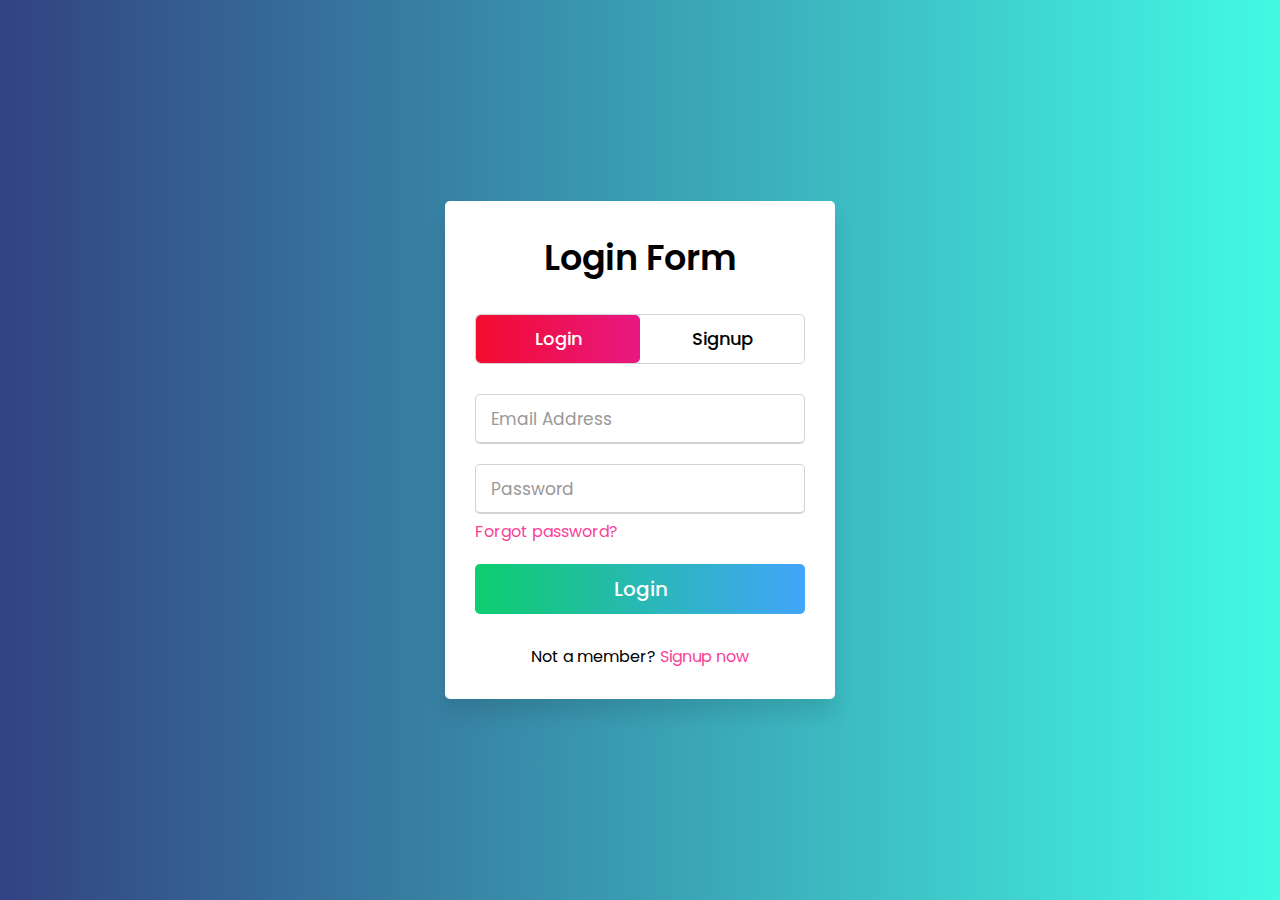
<file: login.html>
<!DOCTYPE html>
<html lang="en" dir="ltr">
   <head>
      <meta charset="utf-8">
      <title>Login and Registration Form</title>
      <link rel="stylesheet" href="style.css">
      <meta name="viewport" content="width=device-width, initial-scale=1.0">
   </head>
   <body>
      <div class="wrapper">
         <div class="title-text">
            <div class="title login">
               Login Form
            </div>
            <div class="title signup">
               Signup Form
            </div>
         </div>
         <div class="form-container">
            <div class="slide-controls">
               <input type="radio" name="slide" id="login" checked>
               <input type="radio" name="slide" id="signup">
               <label for="login" class="slide login">Login</label>
               <label for="signup" class="slide signup">Signup</label>
               <div class="slider-tab"></div>
            </div>
            <div class="form-inner">
               <form action="#" class="login">
                  <div class="field">
                     <input type="text" placeholder="Email Address" required>
                  </div>
                  <div class="field">
                     <input type="password" placeholder="Password" required>
                  </div>
                  <div class="pass-link">
                     <a href="#">Forgot password?</a>
                  </div>
                  <div class="field btn">
                     <div class="btn-layer"></div>
                     <input type="submit" value="Login">
                  </div>
                  <div class="signup-link">
                     Not a member? <a href="">Signup now</a>
                  </div>
               </form>
               <form action="#" class="signup">
                  <div class="field">
                     <input type="text" placeholder="Email Address" required>
                  </div>
                  <div class="field">
                     <input type="password" placeholder="Password" required>
                  </div>
                  <div class="field">
                     <input type="password" placeholder="Confirm password" required>
                  </div>
                  <div class="field btn">
                     <div class="btn-layer"></div>
                     <input type="submit" value="Signup">
                  </div>
               </form>
            </div>
         </div>
      </div>
      <script>
         const loginText = document.querySelector(".title-text .login");
         const loginForm = document.querySelector("form.login");
         const loginBtn = document.querySelector("label.login");
         const signupBtn = document.querySelector("label.signup");
         const signupLink = document.querySelector("form .signup-link a");
         signupBtn.onclick = (()=>{
           loginForm.style.marginLeft = "-50%";
           loginText.style.marginLeft = "-50%";
         });
         loginBtn.onclick = (()=>{
           loginForm.style.marginLeft = "0%";
           loginText.style.marginLeft = "0%";
         });
         signupLink.onclick = (()=>{
           signupBtn.click();
           return false;
         });
      </script>
   </body>
</html>
</file>
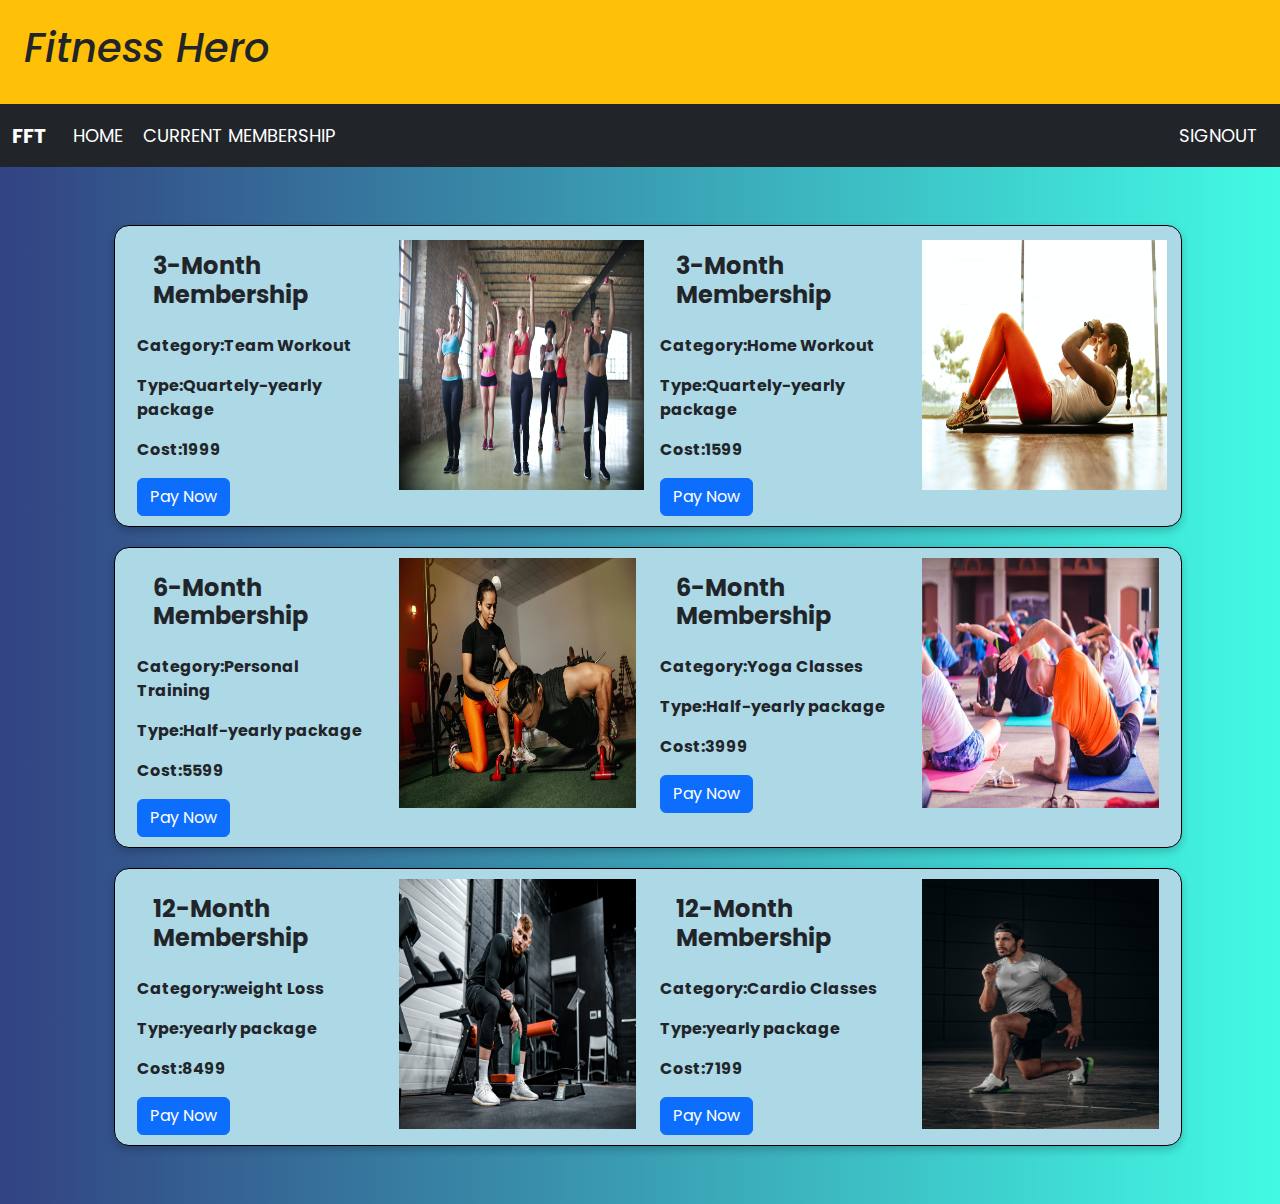
<file: membership.html>
<!DOCTYPE >
<html>
    <head>
        <title>Membership Plans</title>
        <link rel="stylesheet" href="style.css">
        <meta charset="utf-8">
        <meta name="viewport" content="width=device-width, initial-scale=1">
        <link href="https://cdn.jsdelivr.net/npm/bootstrap@5.1.3/dist/css/bootstrap.min.css" rel="stylesheet">
        <script src="https://cdn.jsdelivr.net/npm/bootstrap@5.1.3/dist/js/bootstrap.bundle.min.js"></script>
        
    </head>
    <body>
        <div class="p-4 bg-warning" style="width: 100%;">
            <h1 ><i>Fitness Hero</i></h1>  
        </div>

    



        <nav class="navbar sticky-top navbar-expand-lg navbar-dark bg-dark" style="width: 100%;">
            <div class="container-fluid">
                 <div class="navbar-brand"><b>FFT</b></div>
                <button type="button" class="navbar-toggler" data-bs-toggle="collapse" data-bs-target="#navbarCollapse">
                    <span class="navbar-toggler-icon"></span>
                </button>
                <div class="collapse navbar-collapse" id="navbarCollapse">
                    <div class="navbar-nav">
                        <a href="index.html" class="a">HOME</a>

                        <a href="#" class="a">Current Membership</a>

                    </div>
                    <div class="navbar-nav ms-auto">
                        <a href="login.html" class="a">Signout</a>
                    </div>
                </div>
            </div>
        </nav>   












        <div class="container p-5">
            <div class="row">
                <div class="card" id="memberborder">
                    <div class="container">
                        <div class="row">
                            <div class="col">
                                <div class="row p-3"><h4><b>3-Month Membership</b></h4></div>
                                <div class="row"><p><b>Category:Team Workout</b></p></div>
                                <div class="row"><p><b>Type:Quartely-yearly package</b></p></div>
                                <div class="row"><p><b>Cost:1999</b></p></div>
                                <a href="payment.html"><button" class="btn btn-primary">Pay Now</button></a>
                            </div>
                            <div class="col p-1"><img src="images/pic7.jpg" alt="Avatar" style="width:100%" , height="250px"></div>
                            <div class="col">
                                <div class="row p-3"><h4><b>3-Month Membership</b></h4></div>
                                <div class="row"><p><b>Category:Home Workout</b></p></div>
                                <div class="row"><p><b>Type:Quartely-yearly package</b></p></div>
                                <div class="row"><p><b>Cost:1599</b></p></div>
                                <a href="payment.html"><button type="button" class="btn btn-primary">Pay Now</button></a>
                            </div>
                            <div class="col p-1"><img src="images/pic9.jpg" alt="Avatar" style="width:100%" , height="250px"></div>
                        </div>
                    </div>
                </div>
                <div class="card" id="memberborder">
                    <div class="container" >
                        <div class="row">
                            <div class="col">
                                <div class="row p-3"><h4><b>6-Month Membership</b></h4></div>
                                <div class="row"><p><b>Category:Personal Training</b></p></div>
                                <div class="row"><p><b>Type:Half-yearly package</b></p></div>
                                <div class="row"><p><b>Cost:5599</b></p></div>
                                <a href="payment.html"><button type="button" class="btn btn-primary">Pay Now</button></a>
                            </div>
                            <div class="col"><img src="images/pic8.jpg" alt="Avatar" style="width:100%", height="250px"></div>
                            <div class="col">
                                <div class="row p-3"><h4><b>6-Month Membership</b></h4></div>
                                <div class="row"><p><b>Category:Yoga Classes</b></p></div>
                                <div class="row"><p><b>Type:Half-yearly package</b></p></div>
                                <div class="row"><p><b>Cost:3999</b></p></div>
                                <a href="payment.html"><button type="button" class="btn btn-primary">Pay Now</button></a>
                            </div>
                            <div class="col"><img src="images/pic3.jpg" alt="Avatar" style="width:100%", height="250px"></div>
                        </div>
                    </div>
                </div>
                <div class="card" id="memberborder">
                    <div class="container">
                        <div class="row">
                            <div class="col">
                                <div class="row p-3"><h4><b>12-Month Membership</b></h4></div>
                                <div class="row"><p><b>Category:weight Loss</b></p></div>
                                <div class="row"><p><b>Type:yearly package</b></p></div>
                                <div class="row"><p><b>Cost:8499</b></p></div>
                                <a href="payment.html"><button type="button" class="btn btn-primary">Pay Now</button></a>
                            </div>
                            <div class="col"><img src="images/pic6.jpg" alt="Avatar" style="width:100%", height="250px" ></div>
                            <div class="col">
                                <div class="row p-3"><h4><b>12-Month Membership</b></h4></div>
                                <div class="row"><p><b>Category:Cardio Classes</b></p></div>
                                <div class="row"><p><b>Type:yearly package</b></p></div>
                                <div class="row"><p><b>Cost:7199</b></p></div>
                                <a href="payment.html"><button type="button" class="btn btn-primary">Pay Now</button></a>
                            </div>
                            <div class="col"><img src="images/pic4.jpg" alt="Avatar" style="width:100%", height="250px"></div>
                        </div>
                    </div>
                </div>
            </div>
        </div>
    </body>
</file>
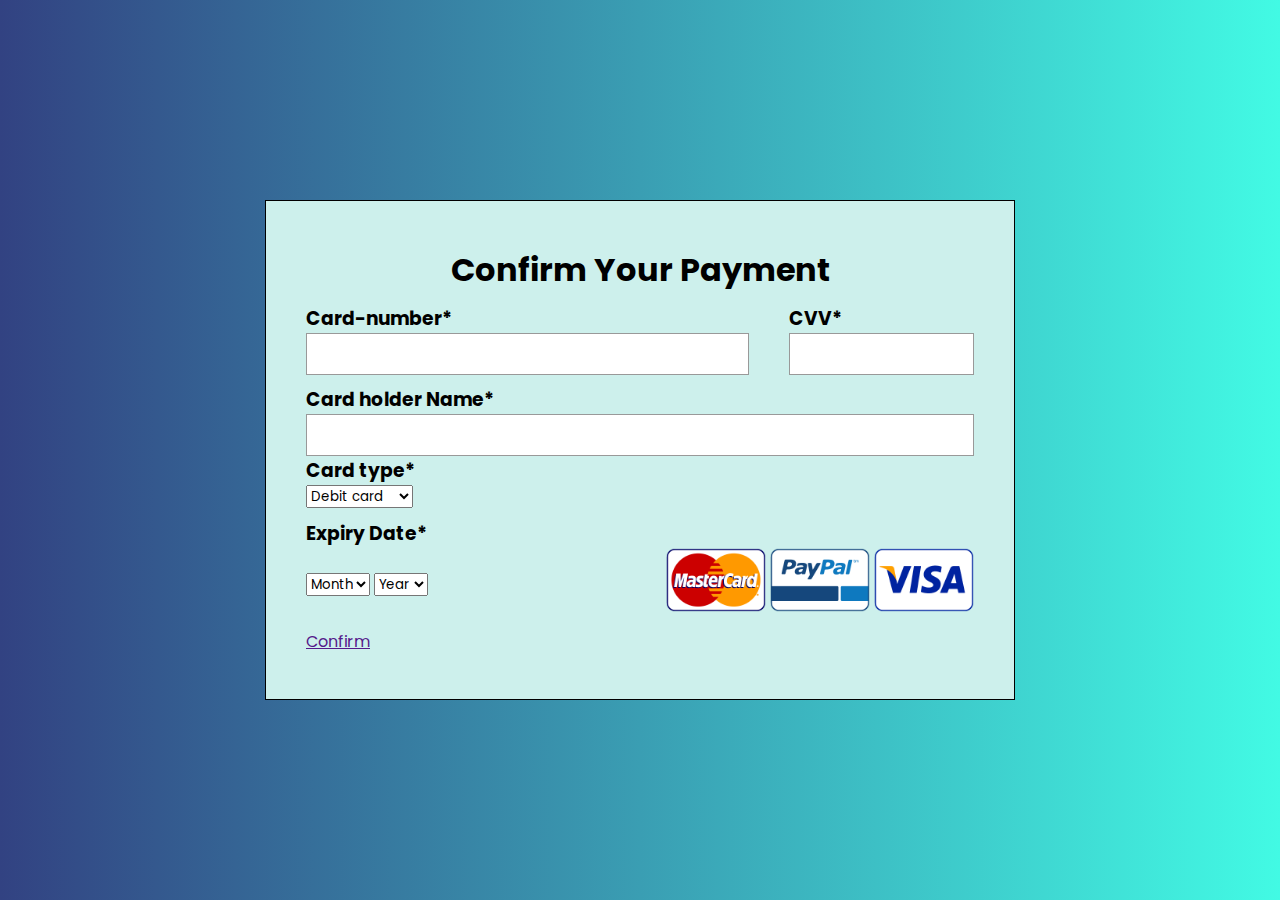
<file: payment.html>
<!DOCTYPE html>
<html lang="en">
<head>
    <meta charset="UTF-8">
    <title>Payment Form</title>
    <link rel="stylesheet" href="style.css">
    <link rel="preconnect" href="https://fonts.gstatic.com">
<link href="https://fonts.googleapis.com/css2?family=Poppins:wght@400;500;600;700&display=swap" rel="stylesheet">
</head>
<body>
    <div class="container" id="payment">
        <h1>Confirm Your Payment</h1>
        <div class="first-row">
            <div class="details">
                <h3>Card-number*</h3>
                <div class="input-field">
                    <input type="text">
                </div>
            </div>
            <div  >
                <h3>CVV*</h3>
                <div class="input-field">
                    <input type="password">
                </div>
            </div>
        </div>
        <div class="row">
            <div class="details">
                <h3>Card holder Name*</h3>
                <div class="input-field">
                    <input type="text">
                </div>
            </div>
            <div class="col">
                <h3>Card type*</h3>
                <div class="selection">
                    <select name="months" id="months">
                        <option value="mon">Debit card</option>
                        <option value="Jan">Credit Card</option>
                        <option value="Feb">Master Card</option>
                        <option value="Mar">Visa</option>
                        <option value="Apr">PayPal</option>
                    </select>
                </div>
            </div>
            
        </div>
        <div class="third-row">
            <h3>Expiry Date*</h3>
            <div class="selection">
                <div class="date">
                    <select name="months" id="months">
                        <option value="month">Month</option>
                        <option value="Jan">Jan</option>
                        <option value="Feb">Feb</option>
                        <option value="Mar">Mar</option>
                        <option value="Apr">Apr</option>
                        <option value="May">May</option>
                        <option value="Jun">Jun</option>
                        <option value="Jul">Jul</option>
                        <option value="Aug">Aug</option>
                        <option value="Sep">Sep</option>
                        <option value="Oct">Oct</option>
                        <option value="Nov">Nov</option>
                        <option value="Dec">Dec</option>
                      </select>
                      <select name="years" id="years">
                        <option value="year">Year</option>
                        <option value="2021">2022</option>
                        <option value="2020">2021</option>
                        <option value="2019">2020</option>
                        <option value="2018">2019</option>
                        <option value="2017">2018</option>
                        <option value="2016">2017</option>
                      </select>
                </div>
                <div class="cards">
                    <img src="images/p1.png" alt="">
                    <img src="images/p2.png" alt="">
                    <img src="images/p3.png" alt="">
                </div>
            </div>    
        </div>
        <div class="forth-row">
            <a href="">Confirm</a>
        </div>
    </div>
</body>
</html>
</file>
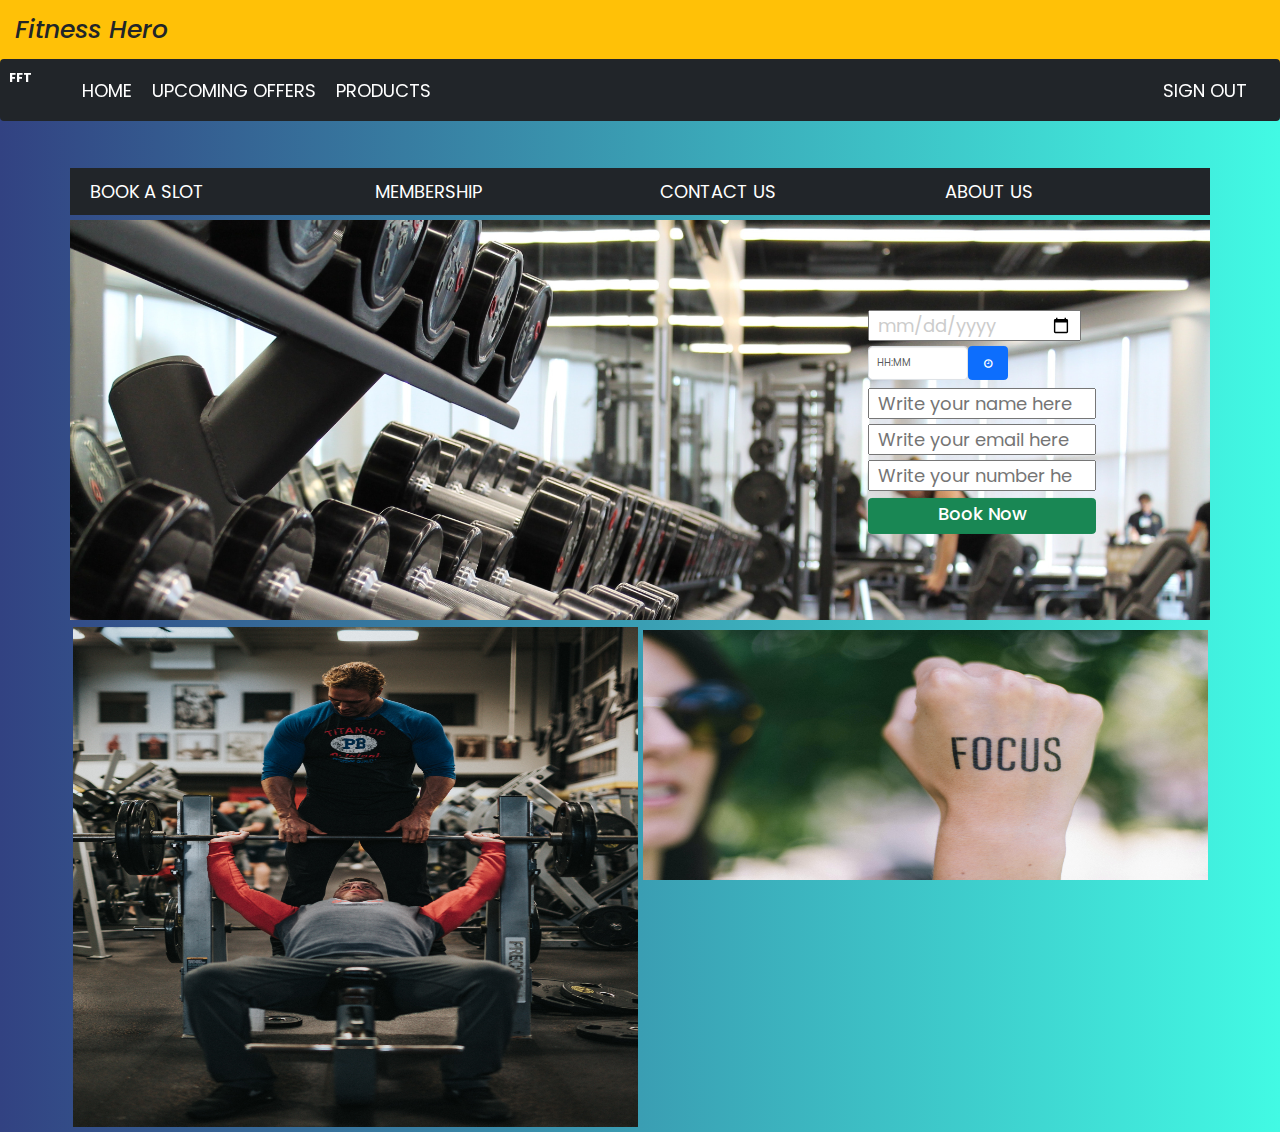
<file: register.html>
<!DOCTYPE >
<html>
    <head>
        <title>Gym Management System</title>
        <link rel="stylesheet" href="style.css">
        <meta charset="utf-8">
        <meta name="viewport" content="width=device-width, initial-scale=1">
        <script type="text/javascript" src="https://ajax.googleapis.com/ajax/libs/jquery/1.11.1/jquery.min.js"></script>
        <link rel="stylesheet" href="https://maxcdn.bootstrapcdn.com/bootstrap/3.3.7/css/bootstrap.min.css">
        <link rel="stylesheet" href="https://cdnjs.cloudflare.com/ajax/libs/font-awesome/4.7.0/css/font-awesome.min.css">
        <link rel="stylesheet" href="time/tpicker.css">
        <script type="text/javascript" src="time/tpicker.js"></script>
        <link href="https://cdn.jsdelivr.net/npm/bootstrap@5.1.3/dist/css/bootstrap.min.css" rel="stylesheet">
        <script src="https://cdn.jsdelivr.net/npm/bootstrap@5.1.3/dist/js/bootstrap.bundle.min.js"></script>
        
    </head>

    
    <body>
        <div class="p-4 bg-warning" style="width: 100%;">
            <h1><i>Fitness Hero</i></h1>  
        </div>
        <nav class="navbar sticky-top navbar-expand-lg navbar-dark bg-dark" style="width: 100%;">
            <div class="container-fluid">
                 <div class="navbar-brand"><b>FFT</b></div>
                <button type="button" class="navbar-toggler" data-bs-toggle="collapse" data-bs-target="#navbarCollapse">
                    <span class="navbar-toggler-icon"></span>
                </button>
                <div class="collapse navbar-collapse" id="navbarCollapse">
                    <div class="navbar-nav">
                        <a href="index.html" class="a">HOME</a>
                        <a href="#" class="a">Upcoming Offers</a>
                        <a href="#" class="a">Products</a>
                    </div>
                    <div class="navbar-nav ms-auto">
                        <a href="login.html" class="a">Sign out</a>
                    </div>
                </div>
            </div>
        </nav>   


        

        <div class="container main mt-5">
            <div class="row py-1">
                <div class="col p-3 bg-dark text-white"><a href="register.html" class="a">Book A slot</a></div>
                <div class="col p-3 bg-dark text-white"><a href="membership.html" class="a">MEMBERSHIP</a></div>
                <div class="col p-3 bg-dark text-white"><a href="contactform.html" class="a">CONTACT US</a></div>
                <div class="col p-3 bg-dark text-white"><a href="index.html" class="a">ABOUT US</a></div>       
            </div>
            <div class = "row py-1">
                <div class="hero-image">
                    <div class="hero-text">
                        <div class = "container">
                            <div class = "row py-1">
                                <div class = "row py-2"> 
                                    <input type="date" name="date" id="date" placeholder="date" required>
                                </div>
                                <input id="timepkr" style="width:100px;float:left;" class="form-control" placeholder="HH:MM" />
                                <button type="button" class="btn btn-primary" onclick="showpickers('timepkr',24)" style="width:40px;float:left;"><i class="fa fa-clock-o"></i></button>                         
                                <div class="timepicker"></div>               
                            </div>
                            <div class = "col py-1">
                                <div class = "row py-1">
                                    <input type="text" name="name" id="name" placeholder="Write your name here " required>
                                </div>
                                <div class = "row py-1"> 
                                    <input type="email" name="name" id="name" placeholder="Write your email here" required> 
                                </div>
                                <div class = "row py-1">
                                    <input type="number" name="number" id="number" placeholder="Write your number here" required>
                                </div>
                            </div>
                            <div class = "row py-1"><button type="button" class="btn btn-success"><h3 style="font-size: large;">Book Now</h3></button></div>
                        </div>
                    </div>
                </div>
            </div>
            <div class = "row py-1">
            <div class="col p-1"><img src="images/pic10.jpg" alt="Avatar" style="width:100%" , height="500px"></div>
            <div class="col p-1">
                <div class = "row py-1"><img src="images/pic11.jpg" alt="Avatar" style="width:100%" , height="250px"></div>
            </div>
        </div>
    </body>
</html>
</file>
<file: style.css>
@import url('https://fonts.googleapis.com/css?family=Poppins:400,500,600,700&display=swap');
*{
  margin: 0;
  padding: 0;
  box-sizing: border-box;
  font-family: 'Poppins', sans-serif;
}
html,body{
  display: grid;
  height: 100%;
  width: 100%;
  place-items: center;
  background: -webkit-linear-gradient(left, #324282, #42fae4);
}
::selection{
  background: #fa4299;
  color: #fff;
}
.wrapper{
  overflow: hidden;
  max-width: 390px;
  background: #fff;
  padding: 30px;
  border-radius: 5px;
  box-shadow: 0px 15px 20px rgba(0,0,0,0.1);
}
.wrapper .title-text{
  display: flex;
  width: 200%;
}
.wrapper .title{
  width: 50%;
  font-size: 35px;
  font-weight: 600;
  text-align: center;
  transition: all 0.6s cubic-bezier(0.68,-0.55,0.265,1.55);
}
.wrapper .slide-controls{
  position: relative;
  display: flex;
  height: 50px;
  width: 100%;
  overflow: hidden;
  margin: 30px 0 10px 0;
  justify-content: space-between;
  border: 1px solid lightgrey;
  border-radius: 5px;
}
.slide-controls .slide{
  height: 100%;
  width: 100%;
  color: #fff;
  font-size: 18px;
  font-weight: 500;
  text-align: center;
  line-height: 48px;
  cursor: pointer;
  z-index: 1;
  transition: all 0.6s ease;
}
.slide-controls label.signup{
  color: #000;
}
.slide-controls .slider-tab{
  position: absolute;
  height: 100%;
  width: 50%;
  left: 0;
  z-index: 0;
  border-radius: 5px;
  background: -webkit-linear-gradient(left, #f30c2f, #e71883);
  transition: all 0.6s cubic-bezier(0.68,-0.55,0.265,1.55);
}
input[type="radio"]{
  display: none;
}
#signup:checked ~ .slider-tab{
  left: 50%;
}
#signup:checked ~ label.signup{
  color: #fff;
  cursor: default;
  user-select: none;
}
#signup:checked ~ label.login{
  color: #000;
}
#login:checked ~ label.signup{
  color: #000;
}
#login:checked ~ label.login{
  cursor: default;
  user-select: none;
}
.wrapper .form-container{
  width: 100%;
  overflow: hidden;
}
.form-container .form-inner{
  display: flex;
  width: 200%;
}
.form-container .form-inner form{
  width: 50%;
  transition: all 0.6s cubic-bezier(0.68,-0.55,0.265,1.55);
}
.form-inner form .field{
  height: 50px;
  width: 100%;
  margin-top: 20px;
}
.form-inner form .field input{
  height: 100%;
  width: 100%;
  outline: none;
  padding-left: 15px;
  border-radius: 5px;
  border: 1px solid lightgrey;
  border-bottom-width: 2px;
  font-size: 17px;
  transition: all 0.3s ease;
}
.form-inner form .field input:focus{
  border-color: #fc83bb;
}
.form-inner form .field input::placeholder{
  color: #999;
  transition: all 0.3s ease;
}
form .field input:focus::placeholder{
  color: #b3b3b3;
}
.form-inner form .pass-link{
  margin-top: 5px;
}
.form-inner form .signup-link{
  text-align: center;
  margin-top: 30px;
}
.form-inner form .pass-link a,
.form-inner form .signup-link a{
  color: #fa4299;
  text-decoration: none;
}
.form-inner form .pass-link a:hover,
.form-inner form .signup-link a:hover{
  text-decoration: underline;
}
form .btn{
  height: 50px;
  width: 100%;
  border-radius: 5px;
  position: relative;
  overflow: hidden;
}
form .btn .btn-layer{
  height: 100%;
  width: 300%;
  position: absolute;
  left: -100%;
  background: -webkit-linear-gradient(right, #7f4288, #42a4fa, #0ecd6e, #fa4299);
  border-radius: 5px;
  transition: all 0.4s ease;;
}
form .btn:hover .btn-layer{
  left: 0;
}
form .btn input[type="submit"]{
  height: 100%;
  width: 100%;
  z-index: 1;
  position: relative;
  background: none;
  border: none;
  color: #fff;
  padding-left: 0;
  border-radius: 5px;
  font-size: 20px;
  font-weight: 500;
  cursor: pointer;
}
.hero-image {
    background-image: url("images/pic1.jpg");
    background-color: #cccccc;
    height: 400px;
    width: 100%;
    position: center;
    background-repeat: no-repeat;
    background-size: cover;
    position: relative;
  }
  .hero-text {
    text-align:right;
    position: absolute;
    font-size:large ;
    top: 50%;
    left: 80%;
    transform: translate(-50%, -50%);
    color: #cccccc;
  }
  .yoga1 {
    background-image: url("images/pic2.jpg");
    background-color: #cccccc;
    height: 400px;
    width: 100%;
    background-repeat: no-repeat;
    background-size: cover;
    position: relative;
  }
  .yoga2 {
    background-image: url("images/pic5.jpg");
    background-color: #cccccc;
    height: 400px;
    width: 100%;
    background-repeat: no-repeat;
    background-size: cover;
    position: relative;
  }
  .card {
    box-shadow: 0 4px 8px 0 rgba(0,0,0,0.2);
    transition: 0.3s;
    width: 40%;
    border-radius: 5px;
  }
  
  .card:hover {
    box-shadow: 0 8px 16px 0 rgba(0,0,0,0.2);
  }

  #memberborder {
    padding: 10px;
    border-radius: 15px;
    width: 100%;
    border: 1px solid black;
    margin-top: 10px;
    margin-bottom: 10px;
    margin-right: 250px;
    margin-left: 8px;
    background-color: lightblue;
  }





  

#payment {
    width: 750px;
    height: 500px;
    border: 1px solid;
    background-color: rgb(205, 240, 236);
    display: flex;
    flex-direction: column;
    padding: 40px;
    justify-content:space-around;
}

#payment h1{
    text-align: center;
}

.first-row{
     display: flex;
}

.details{
    width: 100%;
    margin-right: 40px;
}


.input-field{
    border: 1px solid #999;
}

.input-field input{
    width: 100%;
    border:none;
    outline: none;
    padding: 10px;
}

.selection{
    display: flex;
    justify-content: space-between;
    align-items: center;
}

.selection select{
    padding: 10px /20px;
}

.a{
    color: white;
    text-align: center;
    text-transform: uppercase;
    text-decoration: none;
    padding: 10px;
    font-size: 18px;
    transition: 0.5s;
}

a:hover{
    background-color: rgb(230, 242, 255);
}

.cards img{
    width: 100px;
}
</file>
<file: time/tpicker.css>
.tpicker{
    width: 200px;
    height: auto;
    position: absolute;
    background-color: white;
    border-radius: 3px;
    box-shadow: 0px 2px 3px black;
    float: left;
    display: none;
    padding: 15px;
  }
  .pk1{
    float: left;
    width: 90%;
    margin: 0 5%;
  }
  .hr{
    text-align: center;
    width: 30%;
    float: left;
  }
  .hr i{
    font-weight: bold;
    text-align: center;
    width: 100%;
    font-size: 23px;
  }
  .hr i:hover{
    cursor: pointer;
    color:red;
  }
  .hr a:hover{
    cursor: pointer;
    background-color: lightgrey;
  }
  .hr a{
    padding: 2px;
    border-radius: 2px;
    text-decoration: none;
    font-size: 18px;
    width: 100%;
    text-align: center;
    -webkit-touch-callout: none; /* iOS Safari */
      -webkit-user-select: none; /* Safari */
       -khtml-user-select: none; /* Konqueror HTML */
         -moz-user-select: none; /* Firefox */
          -ms-user-select: none; /* Internet Explorer/Edge */
              user-select: none; /* Non-prefixed version, currently
                                    supported by Chrome and Opera */
  }
  .pk1 .dot{
    width: 30%;
    float: left;
  }
  .pk1 .dot2{
    margin-top: 28px;
    width: 10%;
    text-align: center;
    float:left;
    -webkit-touch-callout: none; /* iOS Safari */
      -webkit-user-select: none; /* Safari */
       -khtml-user-select: none; /* Konqueror HTML */
         -moz-user-select: none; /* Firefox */
          -ms-user-select: none; /* Internet Explorer/Edge */
              user-select: none; /* Non-prefixed version, currently
                                    supported by Chrome and Opera */
  }
  .pk1 .dot button{
    width: 100%;
    margin-top: 22px;
  }
  .pk2{
    display: none;
  }
  .pk2 table{
    margin: 0px;
    padding: 0;
  }
  .pk2 table td{
    text-align: center;;
    border-radius: 2px;
    border:solid 0.5px lightgrey;
  }
  .pk2 table td:hover{
    background-color: lightgrey;
    cursor: pointer
  }
</file>
